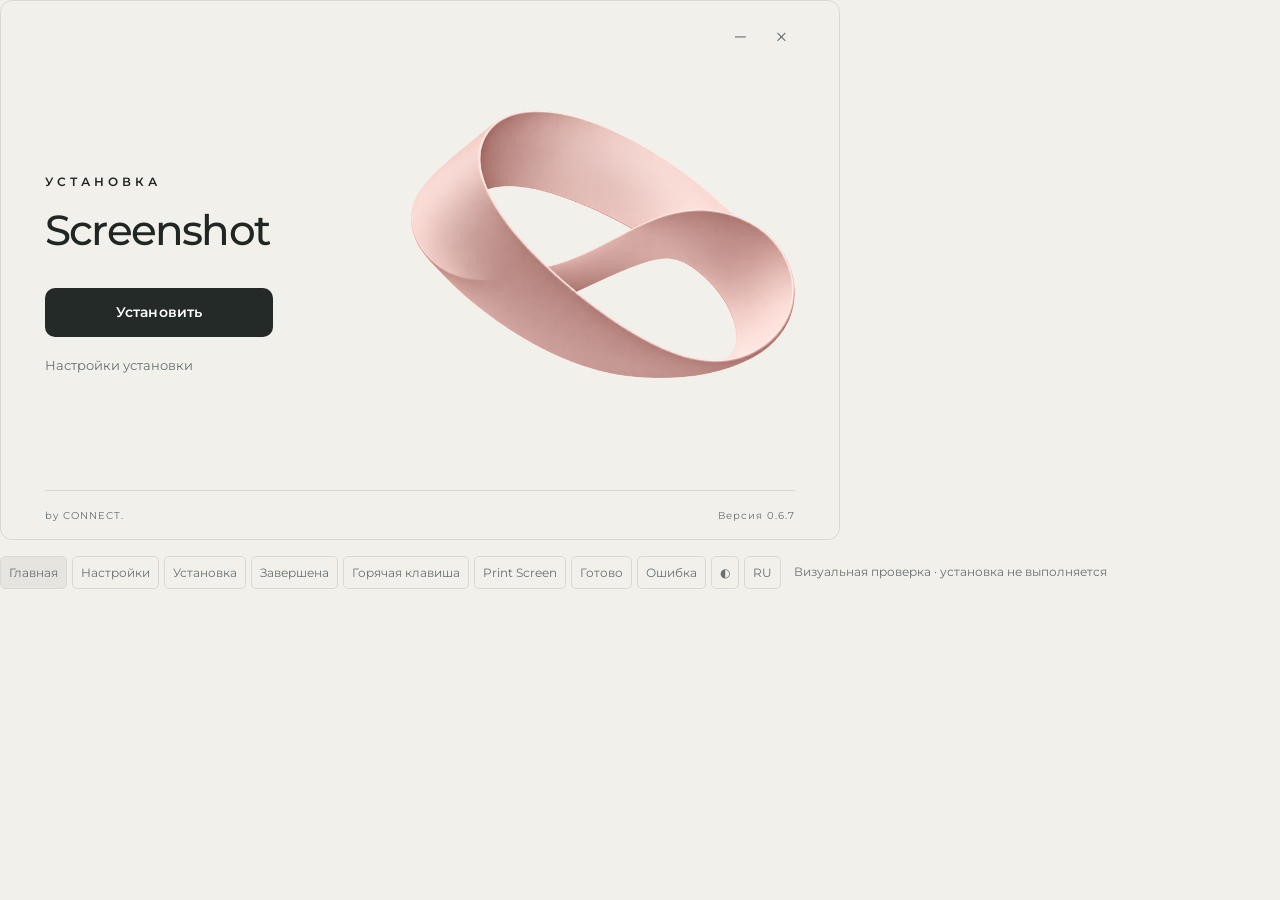
<file: installer-preview/index.html>
<!doctype html>
<html lang="ru" data-theme="light"><head><meta charset="utf-8"><title>Screenshot 0.6.7 — просмотр установщика</title><link rel="stylesheet" href="style.css"></head>
<body><div class="shell"><header><div class="tools"><button aria-label="Свернуть">−</button><button aria-label="Закрыть">×</button></div></header><main id="main"></main><footer><span>by CONNECT.</span><span id="version">Версия 0.6.7</span></footer></div><nav id="review" aria-label="Экраны для проверки"></nav><script src="preview.js"></script></body></html>
</file>
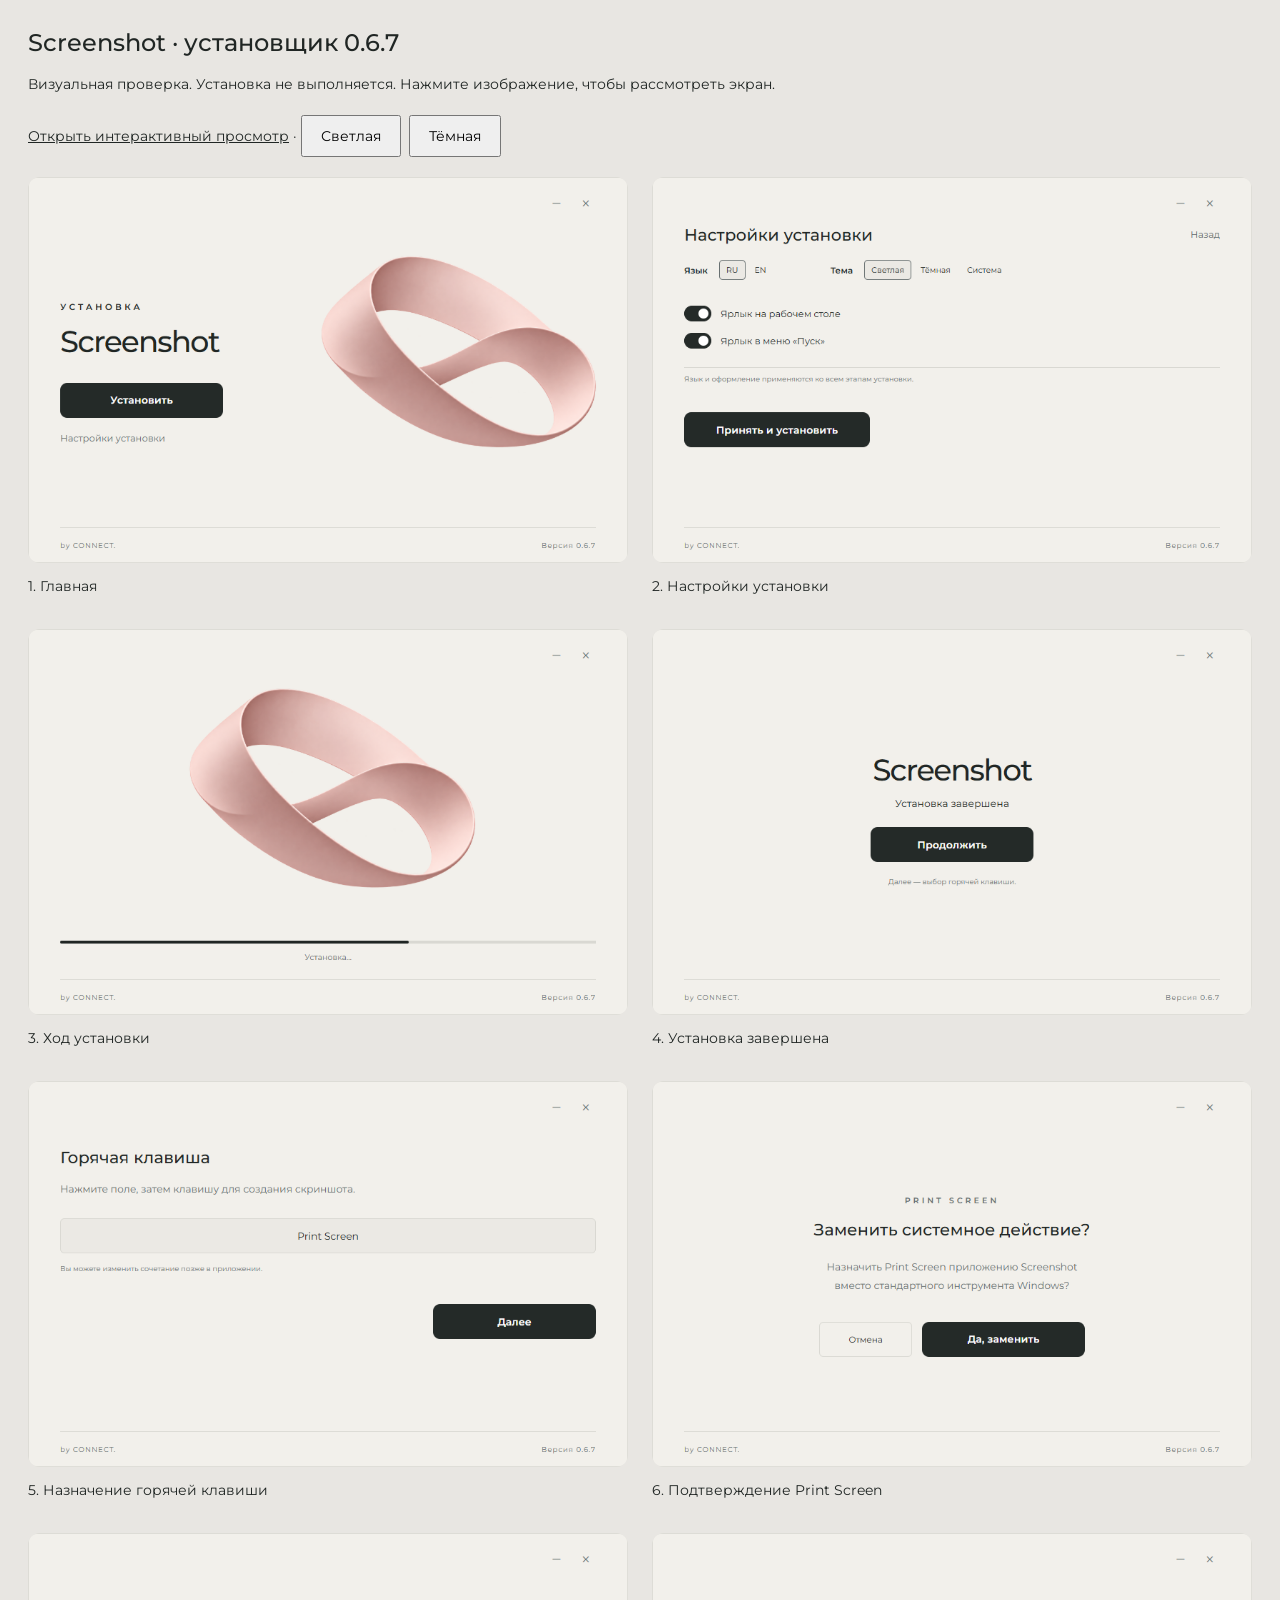
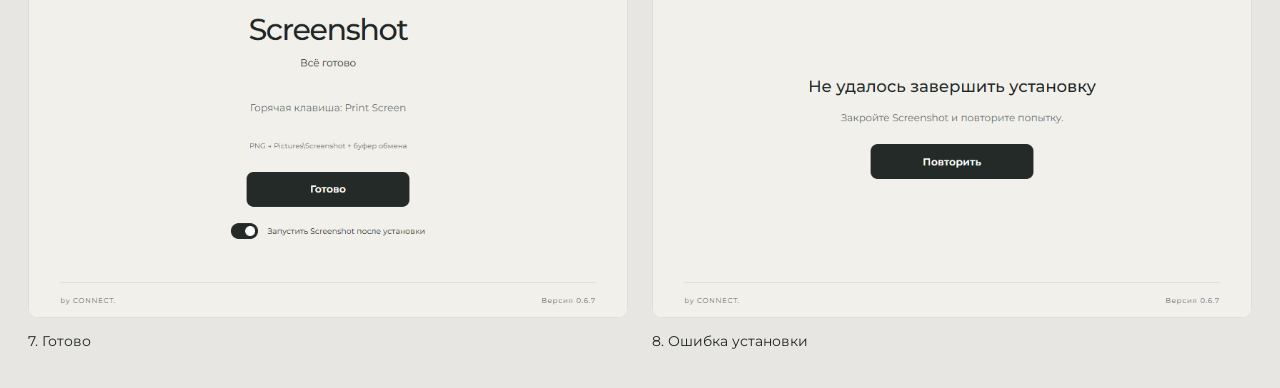
<file: installer-preview/gallery.html>
<!doctype html><html lang="ru"><meta charset="utf-8"><title>Screenshot 0.6.7 — все экраны установщика</title><style>@font-face{font-family:Montserrat;src:url(assets/Montserrat.ttf)}body{font:14px Montserrat;background:#e8e6e2;margin:28px;color:#202624}h1{font-size:24px;font-weight:500}nav{margin:20px 0}a{color:inherit}main{display:grid;grid-template-columns:repeat(2,minmax(360px,840px));gap:24px}figure{margin:0}img{width:100%;border-radius:12px}figcaption{padding:10px 0}button{font:inherit;padding:10px 18px;cursor:pointer;margin-right:8px}p{line-height:1.6}</style><h1>Screenshot · установщик 0.6.7</h1><p>Визуальная проверка. Установка не выполняется. Нажмите изображение, чтобы рассмотреть экран.</p><nav><a href="index.html">Открыть интерактивный просмотр</a> · <button onclick="show('light')">Светлая</button><button onclick="show('dark')">Тёмная</button></nav><main></main><script>function show(theme){let stages=['welcome','settings','installing','installed','hotkey','confirm','ready','error'],names=['Главная','Настройки установки','Ход установки','Установка завершена','Назначение горячей клавиши','Подтверждение Print Screen','Готово','Ошибка установки'];document.querySelector('main').innerHTML=stages.map((s,i)=>`<figure><a href="screens/${theme}-${s}.png"><img src="screens/${theme}-${s}.png"></a><figcaption>${i+1}. ${names[i]}</figcaption></figure>`).join('')}show('light')</script></html>
</file>
<file: installer-preview/style.css>
@font-face{font-family:Montserrat;src:url('assets/Montserrat.ttf');font-weight:100 900;font-display:swap}
:root{font-family:Montserrat,sans-serif;--bg:#f2f0eb;--text:#202624;--muted:#687071;--line:#d9d8d2;--button:#242a28;--inverse:#fff;--field:#ebe9e4;color-scheme:light}
:root[data-theme=dark]{--bg:#202122;--text:#edede9;--muted:#a3a6a5;--line:#414344;--button:#e3e4df;--inverse:#202122;--field:#292b2c;color-scheme:dark}
*{box-sizing:border-box}html,body{margin:0;height:100%;overflow:hidden}body{background:var(--bg);color:var(--text)}button,input{font:inherit}button{border:0;background:none;color:inherit;cursor:pointer}button:disabled{opacity:.55;cursor:default}button:focus-visible,input:focus-visible{outline:2px solid var(--muted);outline-offset:3px}[hidden]{display:none!important}.shell{height:100vh;border:1px solid var(--line);display:flex;flex-direction:column;padding:0 44px}header{height:80px;flex-shrink:0;display:flex;justify-content:flex-end;align-items:flex-start;padding-top:20px;--wails-draggable:drag;user-select:none}.tools{display:flex;gap:13px;--wails-draggable:no-drag}.tools button{font:300 26px Montserrat;color:var(--muted);width:28px;height:30px;padding:0}main{position:relative;flex:1;min-height:0}section{height:100%}h1{font-size:42px;font-weight:500;letter-spacing:-1.8px;margin:0 0 32px;white-space:nowrap}h2{font-size:23px;font-weight:500;margin:0}.welcome{display:flex;align-items:center;position:relative;padding-bottom:22px}.intro{position:relative;z-index:1;width:365px}.eyebrow{font-size:12px;letter-spacing:4px;font-weight:600;margin:0 0 15px}.primary{background:var(--button);color:var(--inverse);border-radius:10px;min-height:49px;width:228px;font-size:14px;letter-spacing:.2px;font-weight:600;padding:12px 16px}.text-button{font-size:13px;color:var(--muted);padding:0;line-height:1.5}.intro>.text-button{display:block;margin-top:19px}.ribbon{position:absolute;width:440px;height:365px;object-fit:contain;right:-22px;top:-20px;pointer-events:none}.muted{font-size:12px;line-height:1.6;color:var(--muted);max-width:310px;margin:-18px 0 20px}footer{flex-shrink:0;height:49px;border-top:1px solid var(--line);display:flex;align-items:center;justify-content:space-between;font-size:10px;letter-spacing:1px;color:var(--muted)}.settings-heading{display:flex;align-items:center;justify-content:space-between;margin-bottom:21px}.setting-line{display:flex;align-items:center;gap:16px;font-size:12px;margin-bottom:18px}.choices{display:flex;gap:3px;margin-right:64px}#languageLabel,#themeLabel{font-weight:600}.choices button{padding:6px 9px;border:1px solid transparent;border-radius:5px;font-size:11px}.choices button[aria-pressed=true]{border-color:var(--muted);background:var(--field)}#pathLabel{display:block;font-size:12px;margin-bottom:8px}.path-line{display:flex;gap:10px;margin-bottom:13px}.path-line input{flex:1;min-width:0;border:1px solid var(--line);border-radius:6px;background:var(--field);color:var(--text);font-size:12px;padding:9px 12px}.outlined{border:1px solid var(--line);border-radius:6px;padding:8px 14px;font-size:12px}.switch-row{position:relative;display:flex;justify-content:flex-start;gap:13px;align-items:center;font-size:13px;min-height:38px;cursor:pointer}.switch-row input{position:absolute;left:0;width:38px;height:22px;opacity:0;cursor:pointer;margin:0}.switch{pointer-events:none;width:38px;height:22px;border:1px solid var(--muted);border-radius:20px;padding:3px;flex-shrink:0}.switch:after{content:'';display:block;width:14px;height:14px;border-radius:50%;background:var(--muted);transition:transform .15s}input:checked+.switch{background:var(--button);border-color:var(--button)}input:checked+.switch:after{background:var(--inverse);transform:translateX(16px)}input:focus-visible+.switch{outline:2px solid var(--muted);outline-offset:3px}.hint{font-size:10px;line-height:1.6;color:var(--muted);margin:8px 0 13px}#accept{min-width:260px;margin-top:3px}#installing{display:flex;align-items:flex-start;justify-content:center;position:relative}.progress-ribbon{height:305px;width:470px;object-fit:contain;margin-top:-12px}.progress-bottom{position:absolute;bottom:24px;left:0;right:0}progress{appearance:none;width:100%;height:4px;border:0;display:block;background:var(--line);color:var(--text)}progress::-webkit-progress-bar{background:var(--line);border-radius:4px}progress::-webkit-progress-value{background:var(--text);border-radius:4px}#status{text-align:center;font-size:11px;color:var(--muted);margin:12px 0 0}#finish{display:flex;flex-direction:column;align-items:center;justify-content:center;padding-bottom:25px}#finish h1{margin-bottom:12px}#success{font-size:14px;margin:0 0 21px}#chromeGuide{max-width:620px;text-align:center;margin-bottom:17px}#chromeGuide p{margin:0 0 8px}#launchRow{width:auto;margin-top:15px;font-size:11px}#failure{position:absolute;inset:auto 0 5px;background:var(--bg);border-top:1px solid var(--line);padding:10px 0}#error{font-size:11px;line-height:1.5;margin:0 0 6px;max-height:50px;overflow:auto}#retry{font-weight:600}body[data-stage=settings] header{height:66px}@media(prefers-reduced-motion:reduce){*{transition:none!important}}

/* Screenshot visual review: installer flow is unchanged. */
html,body{width:840px;height:540px} .shell{height:540px;width:840px;border-radius:12px;overflow:hidden}.settings-link{display:block;margin-top:19px}.finish{display:flex;flex-direction:column;align-items:center;justify-content:center;padding-bottom:25px}.finish h1{margin-bottom:12px}.success{font-size:14px;margin:0 0 24px}.finish-hint{margin-top:20px}.description{font-size:14px;line-height:1.8;color:var(--muted);margin:18px 0 24px}.finish .description{text-align:center}.shortcut h2{margin:12px 0 0}.key-field{display:block;width:100%;height:49px;border:1px solid var(--line);border-radius:6px;background:var(--field);text-align:center;font-size:14px;margin:28px 0 14px}.shortcut>.primary{margin-top:28px;float:right}.setting-label{font-weight:600}.theme-choices{margin-right:0}.settings-rule{border-top:1px solid var(--line);margin-top:26px}.accept{margin-top:25px;width:260px}.actions{display:flex;gap:14px;align-items:center;margin-top:14px}.actions .outlined{height:49px;min-width:130px}.save-path{margin-bottom:28px}.confirm h2{margin:0 0 8px}.confirm .eyebrow{color:var(--muted);font-size:11px;margin-bottom:20px}#review{position:fixed;top:556px;left:0;width:100%;display:flex;gap:5px;flex-wrap:wrap;font:12px Montserrat;color:#687071}#review button{border:1px solid #d9d8d2;border-radius:5px;padding:8px}#review button[aria-current=true]{background:#e6e4df}#review span{padding:8px}.ribbon{width:440px;height:365px;right:-22px;top:-20px}.progress-ribbon{width:470px;height:305px;object-fit:contain}.finish h1{font-size:42px}@media(prefers-color-scheme:dark){:root[data-theme=system]{--bg:#202122;--text:#edede9;--muted:#a3a6a5;--line:#414344;--button:#e3e4df;--inverse:#202122;--field:#292b2c}}

.shortcut-options{margin-top:28px}.shortcut-options+.settings-rule{margin-top:18px}
</file>
